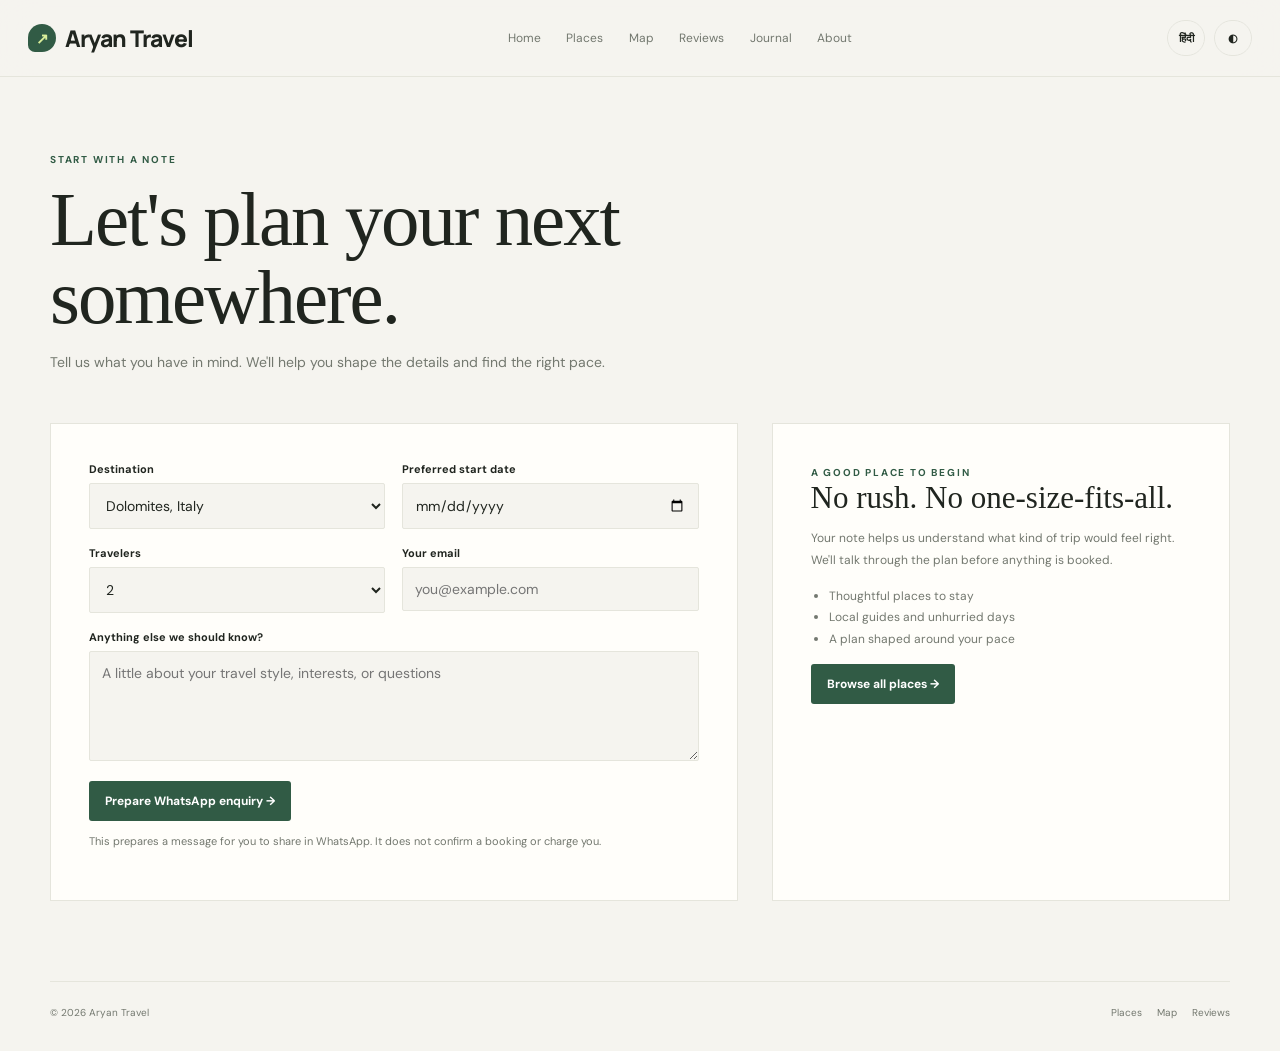
<file: booking.html>
<!doctype html>
<html lang="en"><head><meta charset="utf-8"><meta name="viewport" content="width=device-width,initial-scale=1"><meta name="theme-color" content="#f5f4ef"><title>Plan a trip — Aryan Travel</title><link rel="stylesheet" href="travel-pages.css"><script src="travel-pages.js" defer></script></head>
<body data-title="Plan a trip"><header class="travel-header"><div class="travel-header-inner"><a class="travel-brand" href="index.html"><span class="travel-mark">↗</span>Aryan Travel</a><nav class="travel-nav" aria-label="Main navigation"><a href="index.html" data-en="Home" data-hi="होम">Home</a><a href="destinations.html" data-en="Places" data-hi="जगहें">Places</a><a href="map.html" data-en="Map" data-hi="मानचित्र">Map</a><a href="reviews.html" data-en="Reviews" data-hi="समीक्षाएँ">Reviews</a><a href="journal.html" data-en="Journal" data-hi="डायरी">Journal</a><a href="about.html" data-en="About" data-hi="परिचय">About</a></nav><div class="travel-controls"><button class="utility-button" id="languageToggle" type="button">हिंदी</button><button class="utility-button" id="themeToggle" type="button" title="Dark theme">◐</button></div></div></header>
<main class="page-wrap"><section class="page-intro"><span class="eyebrow" data-en="Start with a note" data-hi="एक संदेश से शुरुआत करें">Start with a note</span><h1 data-en="Let's plan your next somewhere." data-hi="आपका अगला सफ़र मिलकर प्लान करें।">Let's plan your next somewhere.</h1><p data-en="Tell us what you have in mind. We'll help you shape the details and find the right pace." data-hi="आपकी यात्रा कैसी हो, हमें बताएँ। हम सही ठिकाना और सफ़र की रफ़्तार चुनने में मदद करेंगे।">Tell us what you have in mind. We'll help you shape the details and find the right pace.</p></section>
<section class="booking-layout"><form class="booking-form" id="bookingForm"><div class="form-grid"><div class="form-field"><label for="trip" data-en="Destination" data-hi="मंज़िल">Destination</label><select id="trip" name="trip" required><option value="Dolomites" data-en="Dolomites, Italy" data-hi="डोलोमाइट्स, इटली">Dolomites, Italy</option><option value="Kyoto" data-en="Kyoto, Japan" data-hi="क्योटो, जापान">Kyoto, Japan</option><option value="Marrakech" data-en="Marrakech, Morocco" data-hi="माराकेश, मोरक्को">Marrakech, Morocco</option><option value="Patagonia" data-en="Patagonia, Chile" data-hi="पैटागोनिया, चिली">Patagonia, Chile</option><option value="Amalfi Coast" data-en="Amalfi Coast, Italy" data-hi="अमाल्फ़ी तट, इटली">Amalfi Coast, Italy</option><option value="Bali" data-en="Bali, Indonesia" data-hi="बाली, इंडोनेशिया">Bali, Indonesia</option><option value="Serengeti" data-en="Serengeti, Tanzania" data-hi="सेरेन्गेटी, तंज़ानिया">Serengeti, Tanzania</option><option value="Yucatán" data-en="Yucatán, Mexico" data-hi="युकातान, मेक्सिको">Yucatán, Mexico</option></select></div><div class="form-field"><label for="date" data-en="Preferred start date" data-hi="पसंदीदा शुरुआत की तारीख">Preferred start date</label><input id="date" name="date" type="date" required></div><div class="form-field"><label for="travelers" data-en="Travelers" data-hi="यात्री">Travelers</label><select id="travelers" name="travelers"><option>1</option><option selected>2</option><option>3</option><option>4</option><option>5+</option></select></div><div class="form-field"><label for="email" data-en="Your email" data-hi="आपका ईमेल">Your email</label><input id="email" name="email" type="email" autocomplete="email" required placeholder="you@example.com"></div><div class="form-field full"><label for="notes" data-en="Anything else we should know?" data-hi="आपकी कोई खास ज़रूरत या पसंद?">Anything else we should know?</label><textarea id="notes" name="notes" data-en-placeholder="A little about your travel style, interests, or questions" data-hi-placeholder="आपकी यात्रा की पसंद, रुचियाँ या सवाल" placeholder="A little about your travel style, interests, or questions"></textarea></div></div><button class="button-primary" type="submit" data-en="Prepare WhatsApp enquiry →" data-hi="WhatsApp पूछताछ तैयार करें →">Prepare WhatsApp enquiry →</button><p class="form-note" data-en="This prepares a message for you to share in WhatsApp. It does not confirm a booking or charge you." data-hi="यह WhatsApp पर साझा करने के लिए संदेश तैयार करता है। इससे बुकिंग की पुष्टि या भुगतान नहीं होता।">This prepares a message for you to share in WhatsApp. It does not confirm a booking or charge you.</p><div class="booking-result" id="bookingResult" role="status"></div></form>
<aside class="booking-aside"><span class="eyebrow" data-en="A good place to begin" data-hi="यहाँ से शुरुआत करें">A good place to begin</span><h2 data-en="No rush. No one-size-fits-all." data-hi="कोई जल्दबाज़ी नहीं। हर सफ़र अलग है।">No rush. No one-size-fits-all.</h2><p data-en="Your note helps us understand what kind of trip would feel right. We'll talk through the plan before anything is booked." data-hi="आपका संदेश हमें आपकी पसंद समझने में मदद करेगा। किसी भी बुकिंग से पहले हम योजना पर बात करेंगे।">Your note helps us understand what kind of trip would feel right. We'll talk through the plan before anything is booked.</p><ul><li data-en="Thoughtful places to stay" data-hi="सोच-समझकर चुने गए ठिकाने">Thoughtful places to stay</li><li data-en="Local guides and unhurried days" data-hi="स्थानीय गाइड और सुकून भरे दिन">Local guides and unhurried days</li><li data-en="A plan shaped around your pace" data-hi="आपकी रफ़्तार के मुताबिक़ योजना">A plan shaped around your pace</li></ul><a class="book-link" href="destinations.html" data-en="Browse all places →" data-hi="सभी जगहें देखें →">Browse all places →</a></aside></section></main>
<footer class="page-wrap page-footer"><span data-en="© 2026 Aryan Travel" data-hi="© 2026 Aryan Travel">© 2026 Aryan Travel</span><nav><a href="destinations.html" data-en="Places" data-hi="जगहें">Places</a><a href="map.html" data-en="Map" data-hi="मानचित्र">Map</a><a href="reviews.html" data-en="Reviews" data-hi="समीक्षाएँ">Reviews</a></nav></footer></body></html>
</file>
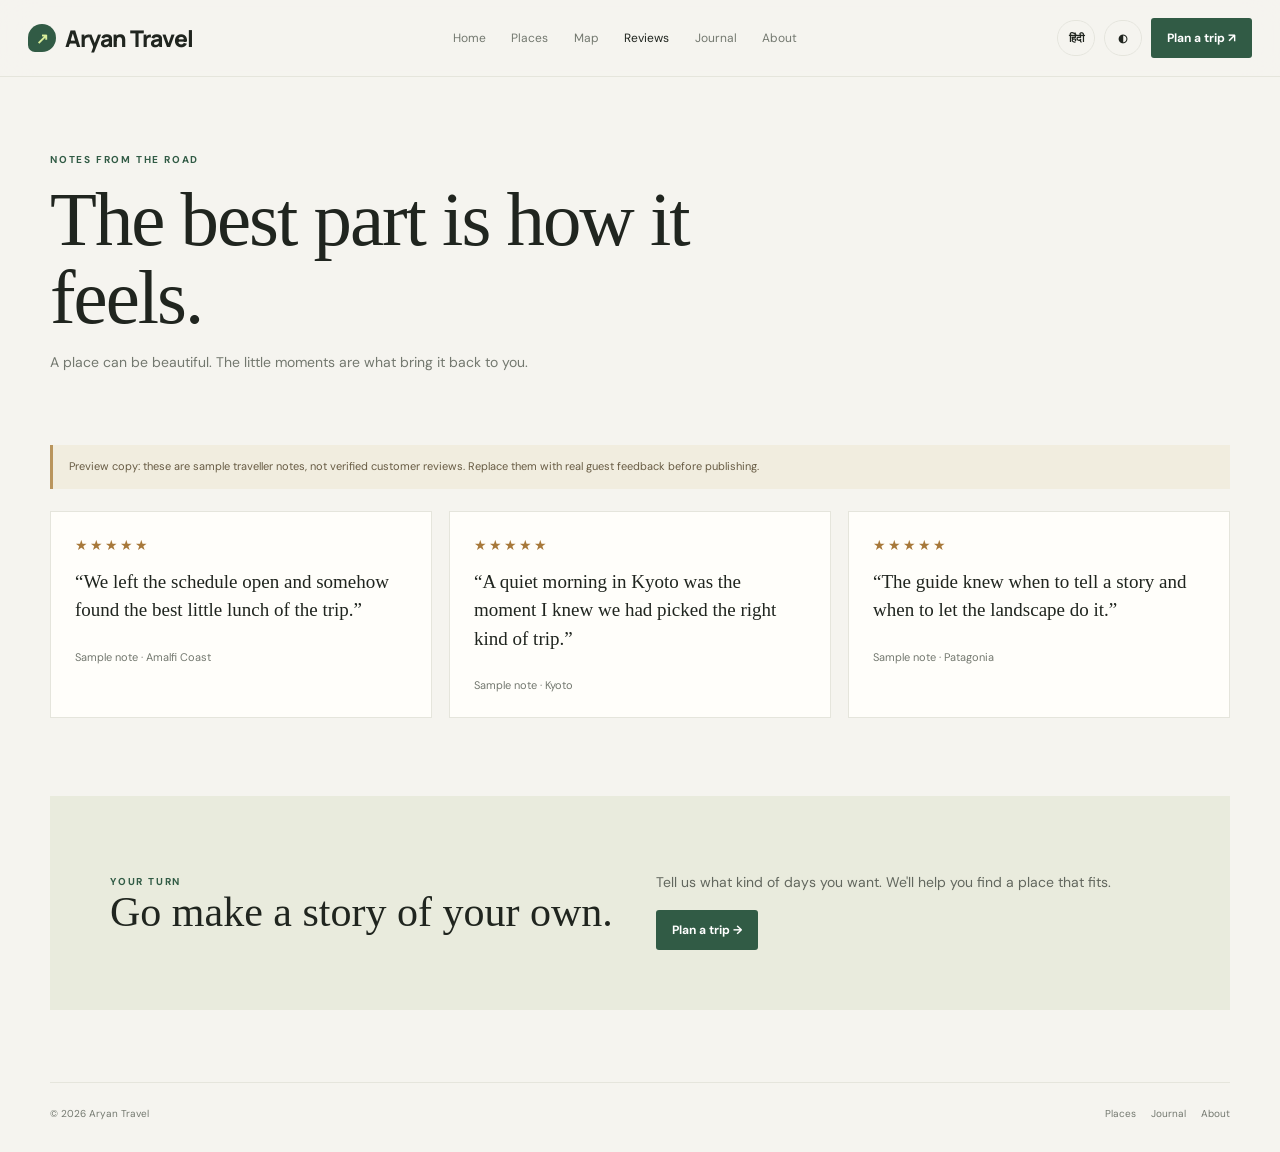
<file: reviews.html>
<!doctype html>
<html lang="en"><head><meta charset="utf-8"><meta name="viewport" content="width=device-width,initial-scale=1"><meta name="theme-color" content="#f5f4ef"><title>Traveller notes — Aryan Travel</title><link rel="stylesheet" href="travel-pages.css"><script src="travel-pages.js" defer></script></head>
<body data-title="Traveller notes"><header class="travel-header"><div class="travel-header-inner"><a class="travel-brand" href="index.html"><span class="travel-mark">↗</span>Aryan Travel</a><nav class="travel-nav" aria-label="Main navigation"><a href="index.html" data-en="Home" data-hi="होम">Home</a><a href="destinations.html" data-en="Places" data-hi="जगहें">Places</a><a href="map.html" data-en="Map" data-hi="मानचित्र">Map</a><a href="reviews.html" aria-current="page" data-en="Reviews" data-hi="समीक्षाएँ">Reviews</a><a href="journal.html" data-en="Journal" data-hi="डायरी">Journal</a><a href="about.html" data-en="About" data-hi="परिचय">About</a></nav><div class="travel-controls"><button class="utility-button" id="languageToggle" type="button">हिंदी</button><button class="utility-button" id="themeToggle" type="button">◐</button><a class="book-link" href="booking.html" data-en="Plan a trip ↗" data-hi="यात्रा प्लान करें ↗">Plan a trip ↗</a></div></div></header>
<main class="page-wrap"><section class="page-intro"><span class="eyebrow" data-en="Notes from the road" data-hi="रास्ते से आई बातें">Notes from the road</span><h1 data-en="The best part is how it feels." data-hi="सबसे ख़ास है सफ़र का एहसास।">The best part is how it feels.</h1><p data-en="A place can be beautiful. The little moments are what bring it back to you." data-hi="जगह ख़ूबसूरत हो सकती है; उसे याद दिलाते हैं सफ़र के छोटे-छोटे पल।">A place can be beautiful. The little moments are what bring it back to you.</p></section><p class="review-note" data-en="Preview copy: these are sample traveller notes, not verified customer reviews. Replace them with real guest feedback before publishing." data-hi="डेमो सामग्री: ये उदाहरण के लिए लिखी गई बातें हैं, सत्यापित ग्राहक समीक्षाएँ नहीं। प्रकाशित करने से पहले असली यात्रियों की राय जोड़ें।">Preview copy: these are sample traveller notes, not verified customer reviews. Replace them with real guest feedback before publishing.</p><section class="review-grid"><article class="review-card"><div class="review-stars" aria-label="Five stars">★★★★★</div><blockquote data-en="“We left the schedule open and somehow found the best little lunch of the trip.”" data-hi="“हमने दिन का कार्यक्रम खुला छोड़ा और सफ़र का सबसे अच्छा छोटा-सा भोजन मिल गया।”">“We left the schedule open and somehow found the best little lunch of the trip.”</blockquote><cite data-en="Sample note · Amalfi Coast" data-hi="उदाहरण · अमाल्फ़ी तट">Sample note · Amalfi Coast</cite></article><article class="review-card"><div class="review-stars" aria-label="Five stars">★★★★★</div><blockquote data-en="“A quiet morning in Kyoto was the moment I knew we had picked the right kind of trip.”" data-hi="“क्योटो की शांत सुबह में लगा कि हमने बिल्कुल सही तरह का सफ़र चुना।”">“A quiet morning in Kyoto was the moment I knew we had picked the right kind of trip.”</blockquote><cite data-en="Sample note · Kyoto" data-hi="उदाहरण · क्योटो">Sample note · Kyoto</cite></article><article class="review-card"><div class="review-stars" aria-label="Five stars">★★★★★</div><blockquote data-en="“The guide knew when to tell a story and when to let the landscape do it.”" data-hi="“गाइड जानता था कि कहानी कब सुनानी है और नज़ारों को कब बोलने देना है।”">“The guide knew when to tell a story and when to let the landscape do it.”</blockquote><cite data-en="Sample note · Patagonia" data-hi="उदाहरण · पैटागोनिया">Sample note · Patagonia</cite></article></section><section class="about-band"><div><span class="eyebrow" data-en="Your turn" data-hi="अब आपकी बारी">Your turn</span><h2 data-en="Go make a story of your own." data-hi="अब अपनी कहानी वाला सफ़र चुनें।">Go make a story of your own.</h2></div><div><p data-en="Tell us what kind of days you want. We'll help you find a place that fits." data-hi="आप कैसी छुट्टियाँ चाहते हैं, हमें बताएँ। हम आपकी पसंद की जगह ढूँढ़ने में मदद करेंगे।">Tell us what kind of days you want. We'll help you find a place that fits.</p><a class="book-link" href="booking.html" data-en="Plan a trip →" data-hi="यात्रा प्लान करें →">Plan a trip →</a></div></section></main><footer class="page-wrap page-footer"><span data-en="© 2026 Aryan Travel" data-hi="© 2026 Aryan Travel">© 2026 Aryan Travel</span><nav><a href="destinations.html" data-en="Places" data-hi="जगहें">Places</a><a href="journal.html" data-en="Journal" data-hi="डायरी">Journal</a><a href="about.html" data-en="About" data-hi="परिचय">About</a></nav></footer></body></html>
</file>
<file: travel-pages.css>
@import url('https://fonts.googleapis.com/css2?family=DM+Sans:wght@400;500;600;700&family=Manrope:wght@400;500;600;700;800&display=swap');
@media(max-width:700px){.travel-header-inner{grid-template-columns:minmax(0,1fr) auto}.travel-brand{font-size:16px;gap:7px}.travel-mark{width:24px;height:24px}.travel-controls .book-link{display:none}.travel-nav{width:100%;min-width:0}.travel-nav a{flex:0 0 auto}}
:root{--page-ink:#20251f;--page-muted:#73786f;--page-paper:#f5f4ef;--page-white:#fffefa;--page-green:#315b45;--page-lime:#d9ef9a;--page-line:#e5e5dc;--page-shadow:0 18px 50px #20251f12;color-scheme:light}*{box-sizing:border-box}html{scroll-behavior:smooth}body{margin:0;background:var(--page-paper);color:var(--page-ink);font:14px 'DM Sans',sans-serif;transition:background .25s,color .25s}body:lang(hi){font-family:'Noto Sans Devanagari','Nirmala UI','DM Sans',sans-serif}a{color:inherit;text-decoration:none}button,input,select,textarea{font:inherit}.travel-header{position:sticky;z-index:8;top:0;background:color-mix(in srgb,var(--page-paper) 92%,transparent);backdrop-filter:blur(16px);border-bottom:1px solid var(--page-line)}.travel-header-inner{width:min(1280px,calc(100% - 56px));min-height:76px;margin:auto;display:flex;align-items:center;justify-content:space-between;gap:24px}.travel-brand{display:flex;align-items:center;gap:9px;font:800 23px Manrope,sans-serif;letter-spacing:-1px;white-space:nowrap}.travel-mark{width:28px;height:28px;border-radius:50% 50% 50% 7px;display:grid;place-items:center;background:var(--page-green);color:var(--page-lime);font-size:15px}.travel-nav{display:flex;align-items:center;gap:clamp(13px,2vw,27px);white-space:nowrap}.travel-nav a{font-size:12px;color:var(--page-muted);transition:color .2s}.travel-nav a:hover,.travel-nav a[aria-current=page]{color:var(--page-ink)}.travel-controls{display:flex;align-items:center;gap:9px;white-space:nowrap}.utility-button{min-width:38px;height:36px;border:1px solid var(--page-line);border-radius:24px;padding:0 10px;background:transparent;color:var(--page-ink);font-size:11px;font-weight:700;cursor:pointer}.utility-button:hover{background:var(--page-white)}.book-link,.button-primary{background:var(--page-green);color:#fff;border:0;border-radius:3px;padding:12px 16px;font-size:12px;font-weight:700;cursor:pointer;display:inline-flex;align-items:center;justify-content:center;gap:10px}.book-link:hover,.button-primary:hover{filter:brightness(1.1)}.page-wrap{width:min(1180px,calc(100% - 56px));margin:0 auto}.page-intro{padding:72px 0 34px;max-width:760px}.eyebrow{color:var(--page-green);font-size:10px;text-transform:uppercase;letter-spacing:1.8px;font-weight:700}.page-intro h1,.feature-copy h1{font:500 clamp(44px,6vw,78px)/1.01 Georgia,serif;letter-spacing:-2px;margin:14px 0}.page-intro p,.feature-copy p{color:var(--page-muted);line-height:1.8;font-size:14px;max-width:650px}.page-title-row{display:flex;justify-content:space-between;align-items:end;gap:24px;margin:30px 0 18px}.page-title-row h2{font:500 37px/1.1 Georgia,serif;margin:0}.page-title-row p{color:var(--page-muted);margin:0;line-height:1.6}.destination-cards{display:grid;grid-template-columns:repeat(4,minmax(0,1fr));gap:20px;padding-bottom:78px}.trip-card{overflow:hidden;background:var(--page-white);border:1px solid var(--page-line);border-radius:5px;transition:transform .3s,box-shadow .3s}.trip-card:hover{transform:translateY(-5px);box-shadow:var(--page-shadow)}.trip-image{display:block;position:relative;aspect-ratio:.9;overflow:hidden;background:#d8ded5}.trip-image img{width:100%;height:100%;object-fit:cover;transition:transform .7s}.trip-card:hover .trip-image img{transform:scale(1.06)}.trip-tag{position:absolute;left:12px;top:12px;background:var(--page-paper);padding:7px 10px;border-radius:30px;font-size:10px;font-weight:700}.trip-card-copy{padding:13px}.trip-card h2{font-size:15px;margin:0 0 6px}.trip-card p{font-size:11px;color:var(--page-muted);margin:0;line-height:1.55}.trip-card-bottom{display:flex;justify-content:space-between;align-items:center;margin-top:12px;font-size:11px}.trip-price strong{font-size:14px;color:var(--page-ink)}.rating{color:#9a6a31;font-weight:700}.feature-panel{display:grid;grid-template-columns:1.02fr .98fr;overflow:hidden;border:1px solid var(--page-line);background:var(--page-white);margin-bottom:72px}.feature-panel>img{width:100%;height:100%;min-height:470px;object-fit:cover}.feature-copy{padding:clamp(30px,5vw,68px);align-self:center}.feature-copy p{margin:16px 0 24px}.feature-copy h1{font-size:clamp(40px,5vw,64px)}.detail-facts{display:flex;gap:20px;flex-wrap:wrap;border-top:1px solid var(--page-line);padding-top:18px;margin-top:22px;color:var(--page-muted);font-size:12px}.itinerary{display:grid;grid-template-columns:repeat(3,1fr);gap:14px;margin:25px 0 72px}.itinerary article{padding:20px;border-top:2px solid var(--page-green);background:var(--page-white)}.itinerary strong{font-size:12px}.itinerary p{font-size:12px;color:var(--page-muted);line-height:1.7;margin-bottom:0}.booking-layout{display:grid;grid-template-columns:1.2fr .8fr;gap:34px;padding-bottom:80px}.booking-form,.booking-aside{background:var(--page-white);border:1px solid var(--page-line);padding:clamp(22px,4vw,38px)}.form-grid{display:grid;grid-template-columns:1fr 1fr;gap:17px}.form-field{display:flex;flex-direction:column;gap:7px}.form-field.full{grid-column:1/-1}.form-field label{font-size:11px;font-weight:700}.form-field input,.form-field select,.form-field textarea{width:100%;border:1px solid var(--page-line);background:var(--page-paper);color:var(--page-ink);padding:12px;border-radius:2px;outline-color:var(--page-green)}.form-field textarea{min-height:110px;resize:vertical}.booking-form .button-primary{margin-top:20px}.form-note{font-size:11px;color:var(--page-muted);line-height:1.7}.booking-aside h2{font:500 31px Georgia,serif;margin:0 0 12px}.booking-aside p,.booking-aside li{color:var(--page-muted);font-size:12px;line-height:1.8}.booking-aside ul{padding-left:18px}.booking-result{display:none;padding:13px;background:#e9f0df;color:var(--page-green);margin-top:14px;line-height:1.6;font-size:12px}.booking-result.visible{display:block}.map-layout{display:grid;grid-template-columns:minmax(0,1fr) 300px;gap:18px;padding-bottom:72px}.map-frame{height:600px;border:1px solid var(--page-line);background:#dce5dd}.map-list{display:flex;flex-direction:column;gap:7px}.map-place{border:1px solid var(--page-line);background:var(--page-white);padding:12px;text-align:left;color:var(--page-ink);cursor:pointer}.map-place strong{font-size:12px}.map-place span{display:block;font-size:10px;color:var(--page-muted);margin-top:5px}.map-credit{font-size:10px;color:var(--page-muted);line-height:1.6;margin-top:10px}.review-note{padding:13px 16px;border-left:3px solid #b9955d;background:#f1eddf;color:#675b43;font-size:11px;line-height:1.6;margin:22px 0}.review-grid,.journal-grid{display:grid;grid-template-columns:repeat(3,minmax(0,1fr));gap:17px;padding-bottom:78px}.review-card{padding:24px;background:var(--page-white);border:1px solid var(--page-line)}.review-stars{color:#a77839;letter-spacing:2px}.review-card blockquote{font:19px/1.5 Georgia,serif;margin:14px 0 22px}.review-card cite{font-size:11px;color:var(--page-muted);font-style:normal}.journal-card{background:var(--page-white);border:1px solid var(--page-line);overflow:hidden}.journal-card img{width:100%;aspect-ratio:1.3;object-fit:cover;display:block}.journal-copy{padding:16px}.journal-copy h2{font:500 23px Georgia,serif;margin:0 0 9px}.journal-copy p{font-size:12px;color:var(--page-muted);line-height:1.7}.journal-copy a{color:var(--page-green);font-size:11px;font-weight:700}.about-band{background:#e9ebdd;padding:clamp(27px,5vw,60px);margin-bottom:72px;display:grid;grid-template-columns:1fr 1fr;gap:32px;align-items:center}.about-band h2{font:500 42px/1.1 Georgia,serif;margin:0}.about-band p{color:#62675e;line-height:1.8}.page-footer{border-top:1px solid var(--page-line);padding:24px 0 32px;display:flex;justify-content:space-between;gap:18px;align-items:center;color:var(--page-muted);font-size:10px}.page-footer nav{display:flex;gap:15px;flex-wrap:wrap}.page-footer a:hover{color:var(--page-ink)}
:root[data-theme=dark]{--page-ink:#edf1eb;--page-muted:#adb7ac;--page-paper:#18211c;--page-white:#222e27;--page-green:#78a983;--page-lime:#d9ef9a;--page-line:#354239;--page-shadow:0 18px 50px #0005;color-scheme:dark}:root[data-theme=dark] .about-band{background:#28362c}:root[data-theme=dark] .about-band p{color:#c4cec2}:root[data-theme=dark] .review-note{background:#393628;color:#e5d9ba}:root[data-theme=dark] .booking-result{background:#293c2c;color:#c6e5cb}:root[data-theme=dark] .trip-image{background:#27352d}
@media(max-width:960px){.travel-header-inner{width:calc(100% - 36px);gap:15px}.travel-nav{gap:13px}.travel-nav a{font-size:11px}.destination-cards{grid-template-columns:repeat(2,minmax(0,1fr))}.map-layout{grid-template-columns:minmax(0,1fr) 240px}}
@media(max-width:700px){.travel-header-inner{width:calc(100% - 28px);min-height:unset;padding:12px 0;display:grid;grid-template-columns:1fr auto;gap:11px}.travel-nav{grid-column:1/-1;grid-row:2;overflow-x:auto;padding-bottom:3px}.travel-nav a{font-size:11px}.travel-controls{grid-column:2;grid-row:1}.travel-brand{font-size:20px}.page-wrap{width:calc(100% - 32px)}.page-intro{padding:48px 0 24px}.page-intro h1{font-size:49px}.page-title-row{display:block}.page-title-row h2{font-size:32px}.page-title-row p{margin-top:9px}.destination-cards{gap:11px}.trip-image{aspect-ratio:.78}.trip-card-copy{padding:10px}.trip-card h2{font-size:13px}.feature-panel,.booking-layout,.about-band{grid-template-columns:1fr}.feature-panel>img{min-height:270px;height:270px}.feature-copy{padding:28px}.booking-layout{gap:14px}.form-grid{gap:13px}.map-layout{grid-template-columns:1fr}.map-frame{height:440px}.map-list{display:grid;grid-template-columns:1fr 1fr}.review-grid,.journal-grid{grid-template-columns:1fr}.itinerary{grid-template-columns:1fr}.itinerary article{padding:16px}.about-band h2{font-size:35px}.page-footer{align-items:flex-start;flex-direction:column}}
@media(prefers-reduced-motion:reduce){*,*:before,*:after{scroll-behavior:auto!important;transition:none!important}}
</file>
